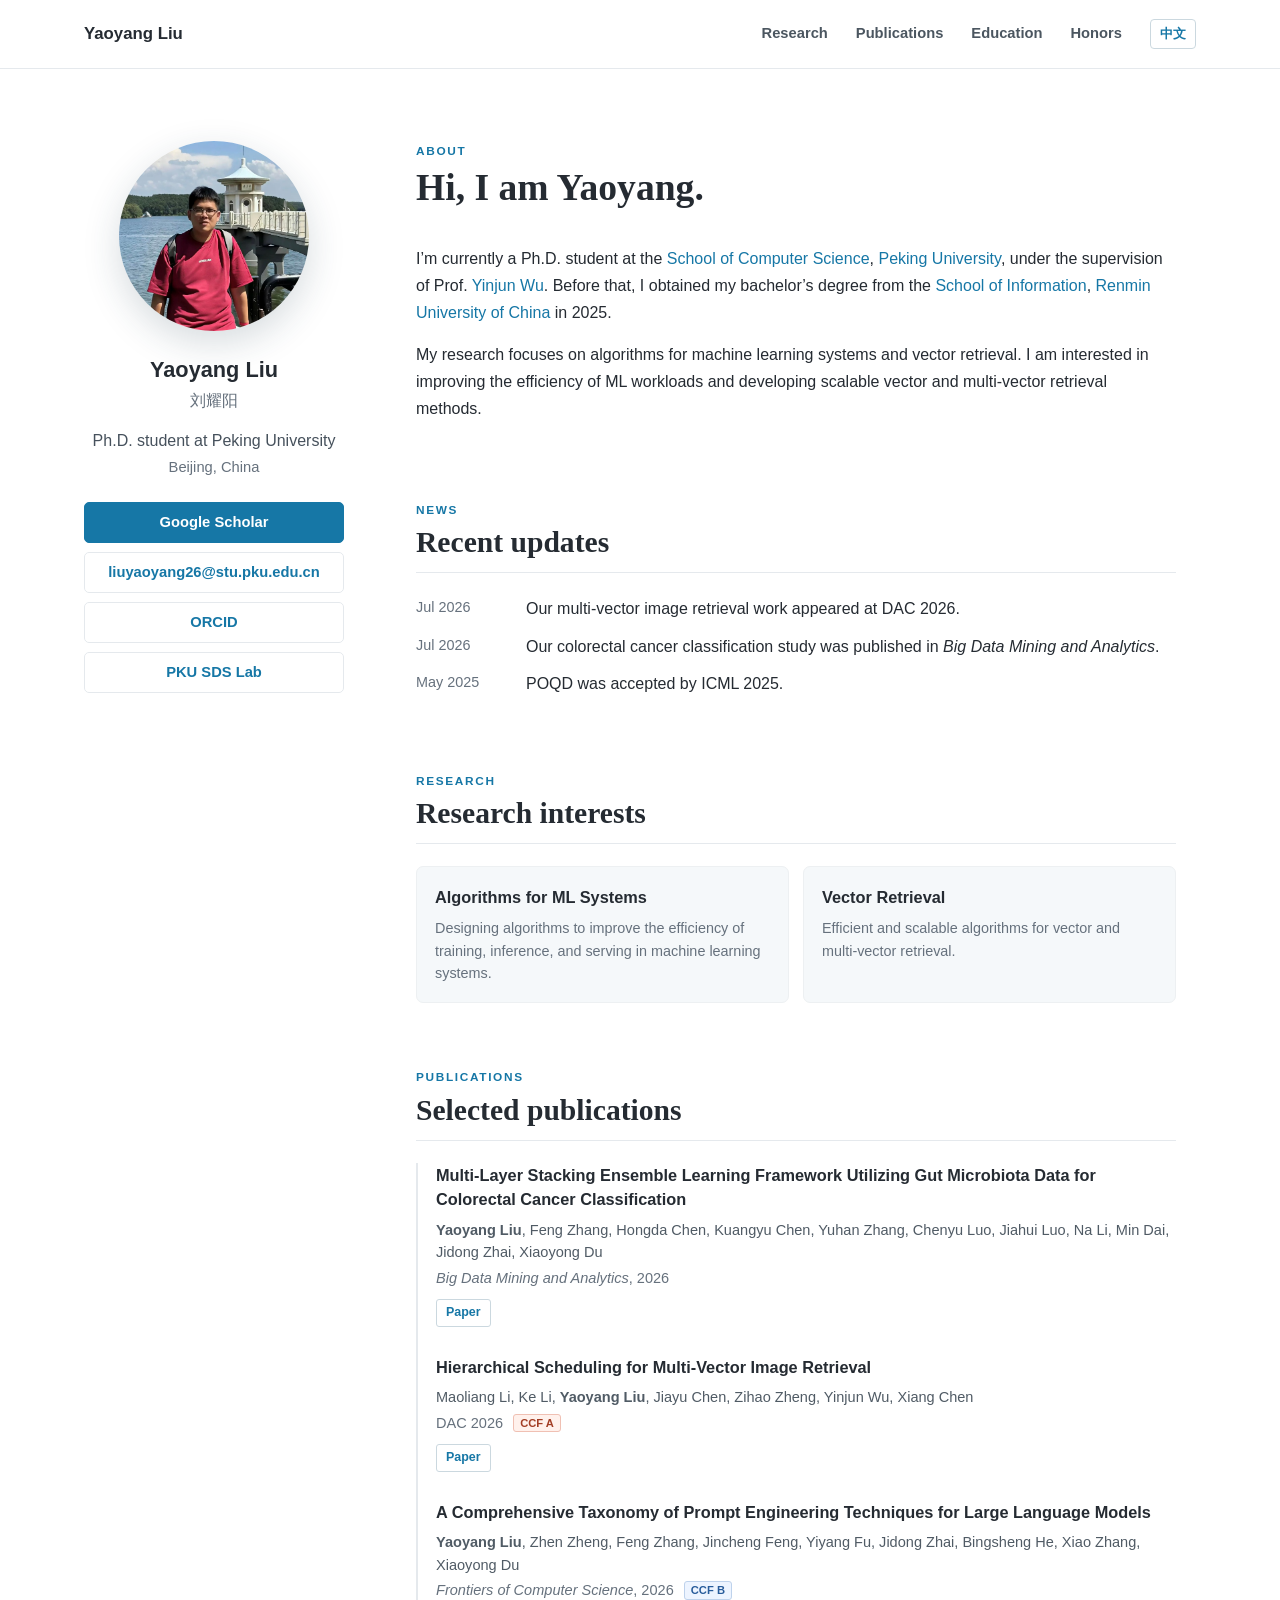
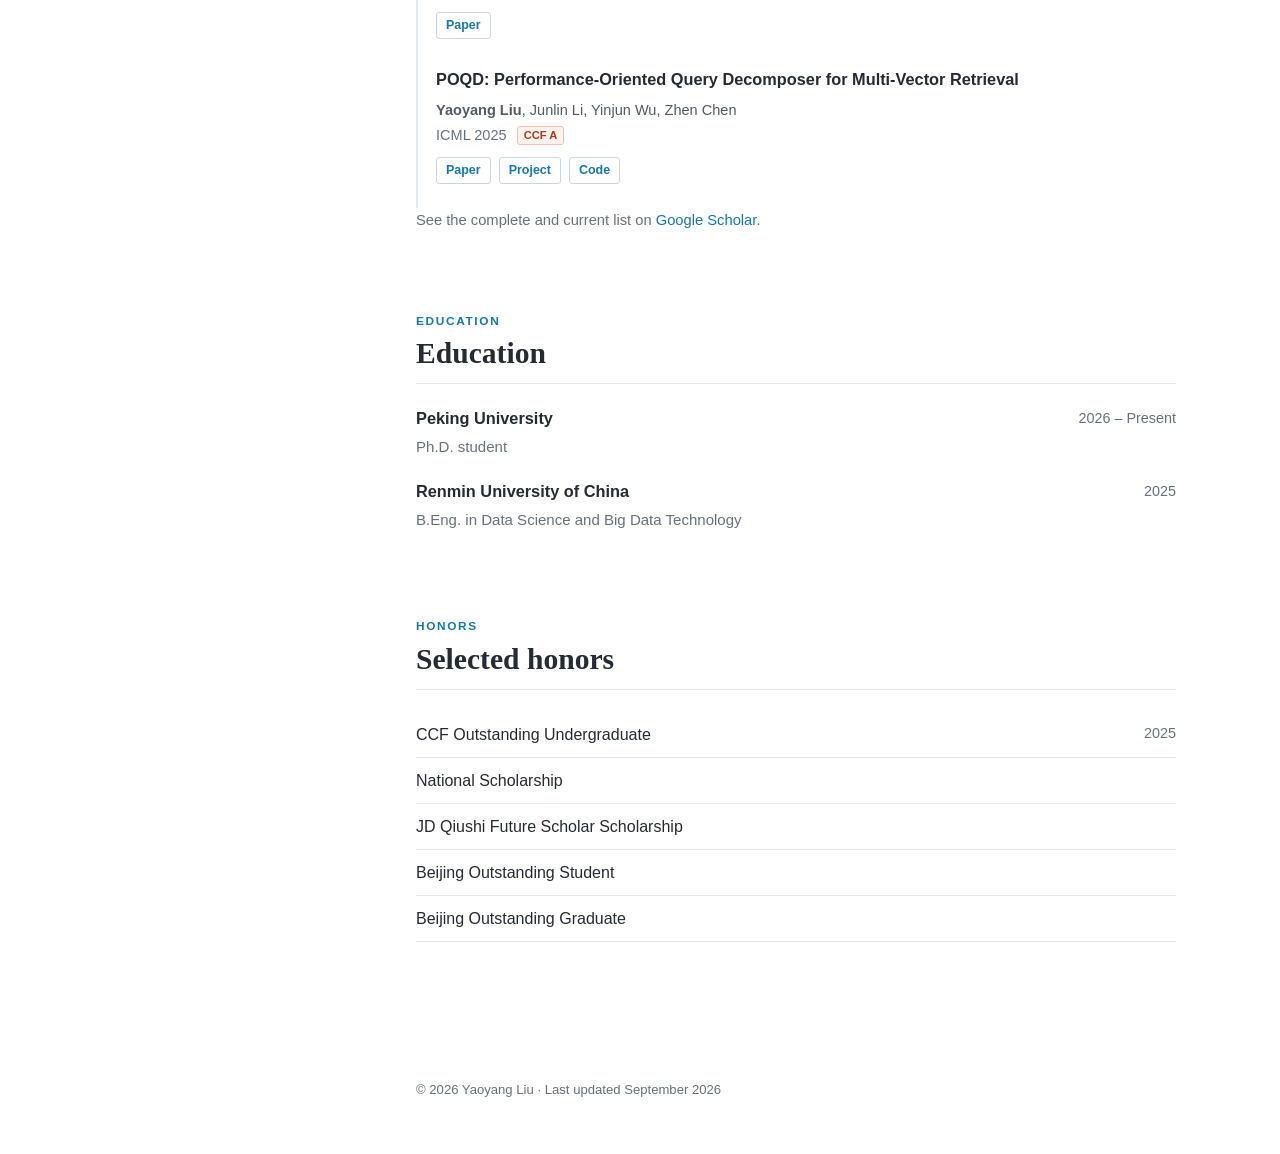
<file: index.html>
<!doctype html>
<html lang="en">
<head>
  <meta charset="utf-8">
  <meta name="viewport" content="width=device-width, initial-scale=1">
  <meta name="description" content="Yaoyang Liu is a Ph.D. student at Peking University researching algorithms for machine learning systems and vector retrieval.">
  <meta name="robots" content="index, follow">
  <link rel="canonical" href="https://liuyaoyang04.github.io/">
  <meta property="og:type" content="profile">
  <meta property="og:title" content="Yaoyang Liu | Algorithms for ML Systems Researcher">
  <meta property="og:site_name" content="Yaoyang Liu">
  <meta property="og:description" content="Ph.D. student at Peking University researching algorithms for machine learning systems and vector retrieval.">
  <meta property="og:url" content="https://liuyaoyang04.github.io/">
  <meta property="og:image" content="https://liuyaoyang04.github.io/assets/avatar.jpeg">
  <meta name="twitter:card" content="summary">
  <title>Yaoyang Liu | Algorithms for ML Systems Researcher</title>
  <link rel="stylesheet" href="styles.css">
  <link rel="icon" href="assets/favicon.svg" type="image/svg+xml">
  <script type="application/ld+json">
  {
    "@context": "https://schema.org",
    "@type": "WebSite",
    "name": "Yaoyang Liu",
    "alternateName": ["Liu Yaoyang", "liuyaoyang04.github.io"],
    "url": "https://liuyaoyang04.github.io/"
  }
  </script>
  <script type="application/ld+json">
  {
    "@context": "https://schema.org",
    "@type": "ProfilePage",
    "dateCreated": "2026-08-21",
    "dateModified": "2026-09-07",
    "mainEntity": {
      "@type": "Person",
      "name": "Yaoyang Liu",
      "alternateName": "刘耀阳",
      "url": "https://liuyaoyang04.github.io/",
      "image": "https://liuyaoyang04.github.io/assets/avatar.jpeg",
      "description": "Ph.D. student at Peking University, supervised by Prof. Yinjun Wu, researching algorithms for machine learning systems and vector retrieval.",
      "email": "liuyaoyang26@stu.pku.edu.cn",
      "affiliation": {
        "@type": "CollegeOrUniversity",
        "name": "Peking University",
        "url": "https://www.pku.edu.cn/"
      },
      "alumniOf": {
        "@type": "CollegeOrUniversity",
        "name": "Renmin University of China",
        "url": "https://www.ruc.edu.cn/"
      },
      "sameAs": [
        "https://scholar.google.com/citations?user=s6sKkKwAAAAJ",
        "https://orcid.org/0009-0001-1572-9713",
        "https://github.com/liuyaoyang04"
      ]
    }
  }
  </script>
</head>
<body>
  <a class="skip-link" href="#main" data-zh="跳到正文">Skip to content</a>

  <header class="site-header">
    <nav class="nav" aria-label="Primary navigation">
      <a class="brand" href="#about">Yaoyang Liu</a>
      <div class="nav-links">
        <a href="#research" data-zh="研究">Research</a>
        <a href="#publications" data-zh="论文">Publications</a>
        <a href="#education" data-zh="教育经历">Education</a>
        <a href="#honors" data-zh="荣誉">Honors</a>
        <button id="language-toggle" class="language-toggle" type="button" aria-label="切换到中文">中文</button>
      </div>
    </nav>
  </header>

  <div class="layout">
    <aside class="profile" aria-label="Profile">
      <img class="avatar" src="assets/avatar.jpeg" alt="Portrait of Yaoyang Liu">
      <h1>Yaoyang Liu</h1>
      <p class="alternate-name" lang="zh-CN">刘耀阳</p>
      <p class="role" data-zh="北京大学博士研究生">Ph.D. student at Peking University</p>
      <p class="location" data-zh="中国 · 北京">Beijing, China</p>

      <div class="profile-links">
        <a class="primary-link" href="https://scholar.google.com/citations?user=s6sKkKwAAAAJ&amp;hl=en" target="_blank" rel="noopener">Google Scholar</a>
        <a href="mailto:liuyaoyang26@stu.pku.edu.cn">liuyaoyang26@stu.pku.edu.cn</a>
        <a href="https://orcid.org/0009-0001-1572-9713" target="_blank" rel="noopener">ORCID</a>
        <a href="https://github.com/PKU-SDS-lab" target="_blank" rel="noopener" data-zh="北大 SDS 实验室">PKU SDS Lab</a>
      </div>
    </aside>

    <main id="main">
      <section id="about">
        <p class="eyebrow" data-zh="简介">About</p>
        <h2 data-zh="你好，我是刘耀阳。">Hi, I am Yaoyang.</h2>
        <div data-lang="en">
          <p>
            I’m currently a Ph.D. student at the <a href="https://cs.pku.edu.cn/" target="_blank" rel="noopener">School of Computer Science</a>,
            <a href="https://www.pku.edu.cn/" target="_blank" rel="noopener">Peking University</a>, under the supervision of Prof.
            <a href="https://wuyinjun-1993.github.io/" target="_blank" rel="noopener">Yinjun Wu</a>.
            Before that, I obtained my bachelor’s degree from the <a href="http://info.ruc.edu.cn/index.htm" target="_blank" rel="noopener">School of Information</a>,
            <a href="https://en.ruc.edu.cn/" target="_blank" rel="noopener">Renmin University of China</a> in 2025.
          </p>
          <p>
            My research focuses on algorithms for machine learning systems and vector retrieval.
            I am interested in improving the efficiency of ML workloads and developing scalable vector and multi-vector retrieval methods.
          </p>
        </div>
        <div data-lang="zh" hidden>
          <p>
            我目前是<a href="https://www.pku.edu.cn/" target="_blank" rel="noopener">北京大学</a><a href="https://cs.pku.edu.cn/" target="_blank" rel="noopener">计算机学院</a>博士研究生，
            导师为<a href="https://wuyinjun-1993.github.io/" target="_blank" rel="noopener">吴垠鋆教授</a>。
            此前，我于 2025 年在<a href="http://info.ruc.edu.cn/index.htm" target="_blank" rel="noopener">中国人民大学信息学院</a>获得学士学位。
          </p>
          <p>我的研究聚焦于面向机器学习系统的算法与向量检索，致力于提升机器学习工作负载的效率，并探索可扩展的向量与多向量检索方法。</p>
        </div>
      </section>

      <section id="news">
        <p class="eyebrow" data-zh="动态">News</p>
        <h2 data-zh="近期动态">Recent updates</h2>
        <ul class="news-list">
          <li><time datetime="2026-07" data-zh="2026 年 7 月">Jul 2026</time><span data-zh="多向量图像检索工作发表于 DAC 2026。">Our multi-vector image retrieval work appeared at DAC 2026.</span></li>
          <li><time datetime="2026-07" data-zh="2026 年 7 月">Jul 2026</time><span data-zh="结直肠癌分类研究发表于《Big Data Mining and Analytics》。">Our colorectal cancer classification study was published in <em>Big Data Mining and Analytics</em>.</span></li>
          <li><time datetime="2025-05" data-zh="2025 年 5 月">May 2025</time><span data-zh="POQD 被 ICML 2025 接收。">POQD was accepted by ICML 2025.</span></li>
        </ul>
      </section>

      <section id="research">
        <p class="eyebrow" data-zh="研究">Research</p>
        <h2 data-zh="研究方向">Research interests</h2>
        <div class="interest-grid">
          <article>
            <h3 data-zh="面向机器学习系统的算法">Algorithms for ML Systems</h3>
            <p data-zh="通过算法设计提升机器学习系统中训练、推理与服务的效率。">Designing algorithms to improve the efficiency of training, inference, and serving in machine learning systems.</p>
          </article>
          <article>
            <h3 data-zh="向量检索">Vector Retrieval</h3>
            <p data-zh="高效、可扩展的向量与多向量检索算法。">Efficient and scalable algorithms for vector and multi-vector retrieval.</p>
          </article>
        </div>
      </section>

      <section id="publications">
        <p class="eyebrow" data-zh="学术论文">Publications</p>
        <h2 data-zh="代表性论文">Selected publications</h2>

        <article class="publication">
          <h3>Multi-Layer Stacking Ensemble Learning Framework Utilizing Gut Microbiota Data for Colorectal Cancer Classification</h3>
          <p class="authors"><strong>Yaoyang Liu</strong>, Feng Zhang, Hongda Chen, Kuangyu Chen, Yuhan Zhang, Chenyu Luo, Jiahui Luo, Na Li, Min Dai, Jidong Zhai, Xiaoyong Du</p>
          <p class="venue"><em>Big Data Mining and Analytics</em>, 2026</p>
          <div class="paper-links">
            <a href="https://doi.org/10.26599/BDMA.2025.9020088" target="_blank" rel="noopener" data-zh="论文">Paper</a>
          </div>
        </article>

        <article class="publication">
          <h3>Hierarchical Scheduling for Multi-Vector Image Retrieval</h3>
          <p class="authors">Maoliang Li, Ke Li, <strong>Yaoyang Liu</strong>, Jiayu Chen, Zihao Zheng, Yinjun Wu, Xiang Chen</p>
          <p class="venue">DAC 2026 <span class="ccf-badge ccf-a">CCF A</span></p>
          <div class="paper-links">
            <a href="https://arxiv.org/abs/2510.08976" target="_blank" rel="noopener" data-zh="论文">Paper</a>
          </div>
        </article>

        <article class="publication">
          <h3>A Comprehensive Taxonomy of Prompt Engineering Techniques for Large Language Models</h3>
          <p class="authors"><strong>Yaoyang Liu</strong>, Zhen Zheng, Feng Zhang, Jincheng Feng, Yiyang Fu, Jidong Zhai, Bingsheng He, Xiao Zhang, Xiaoyong Du</p>
          <p class="venue"><em>Frontiers of Computer Science</em>, 2026 <span class="ccf-badge ccf-b">CCF B</span></p>
          <div class="paper-links">
            <a href="https://doi.org/10.1007/s11704-025-50058-z" target="_blank" rel="noopener" data-zh="论文">Paper</a>
          </div>
        </article>

        <article class="publication">
          <h3>POQD: Performance-Oriented Query Decomposer for Multi-Vector Retrieval</h3>
          <p class="authors"><strong>Yaoyang Liu</strong>, Junlin Li, Yinjun Wu, Zhen Chen</p>
          <p class="venue">ICML 2025 <span class="ccf-badge ccf-a">CCF A</span></p>
          <div class="paper-links">
            <a href="https://arxiv.org/abs/2505.19189" target="_blank" rel="noopener" data-zh="论文">Paper</a>
            <a href="https://pku-sds-lab.github.io/POQD/" target="_blank" rel="noopener" data-zh="项目">Project</a>
            <a href="https://github.com/PKU-SDS-lab/POQD-ICML25" target="_blank" rel="noopener" data-zh="代码">Code</a>
          </div>
        </article>

        <p class="all-publications">
          <span data-lang="en">See the complete and current list on <a href="https://scholar.google.com/citations?user=s6sKkKwAAAAJ&amp;hl=en" target="_blank" rel="noopener">Google Scholar</a>.</span>
          <span data-lang="zh" hidden>完整且最新的论文列表请见 <a href="https://scholar.google.com/citations?user=s6sKkKwAAAAJ&amp;hl=zh-CN" target="_blank" rel="noopener">Google Scholar</a>。</span>
        </p>
      </section>

      <section id="education">
        <p class="eyebrow" data-zh="教育经历">Education</p>
        <h2 data-zh="教育经历">Education</h2>
        <div class="timeline">
          <article>
            <div>
              <h3 data-zh="北京大学">Peking University</h3>
              <p data-zh="博士研究生">Ph.D. student</p>
            </div>
            <time data-zh="2026 – 至今">2026 – Present</time>
          </article>
          <article>
            <div>
              <h3 data-zh="中国人民大学">Renmin University of China</h3>
              <p data-zh="数据科学与大数据技术工学学士">B.Eng. in Data Science and Big Data Technology</p>
            </div>
            <time>2025</time>
          </article>
        </div>
      </section>

      <section id="honors">
        <p class="eyebrow" data-zh="荣誉">Honors</p>
        <h2 data-zh="代表性荣誉">Selected honors</h2>
        <ul class="honor-list">
          <li><span data-zh="CCF 优秀大学生">CCF Outstanding Undergraduate</span><time>2025</time></li>
          <li><span data-zh="国家奖学金">National Scholarship</span></li>
          <li><span data-zh="京东求是未来学者奖学金">JD Qiushi Future Scholar Scholarship</span></li>
          <li><span data-zh="北京市三好学生">Beijing Outstanding Student</span></li>
          <li><span data-zh="北京市优秀毕业生">Beijing Outstanding Graduate</span></li>
        </ul>
      </section>
    </main>
  </div>

  <footer>
    <p data-zh="© 2026 刘耀阳 · 最后更新于 2026 年 9 月">© 2026 Yaoyang Liu · Last updated September 2026</p>
  </footer>
  <script>
    const toggle = document.querySelector("#language-toggle");
    const translated = [...document.querySelectorAll("[data-zh]")].map(element => [element, element.innerHTML]);

    function setLanguage(language) {
      const isChinese = language === "zh";
      document.documentElement.lang = isChinese ? "zh-CN" : "en";
      translated.forEach(([element, english]) => element.innerHTML = isChinese ? element.dataset.zh : english);
      document.querySelectorAll("[data-lang]").forEach(element => element.hidden = element.dataset.lang !== language);
      toggle.textContent = isChinese ? "EN" : "中文";
      toggle.setAttribute("aria-label", isChinese ? "Switch to English" : "切换到中文");
      try { localStorage.setItem("language", language); } catch {}
    }

    toggle.addEventListener("click", () => setLanguage(document.documentElement.lang === "en" ? "zh" : "en"));
    let savedLanguage = "en";
    try { savedLanguage = localStorage.getItem("language") || "en"; } catch {}
    setLanguage(savedLanguage === "zh" ? "zh" : "en");
  </script>
</body>
</html>
</file>
<file: styles.css>
:root {
  --accent: #1677a6;
  --accent-dark: #0d587d;
  --ink: #252b32;
  --muted: #66717d;
  --line: #e5e9ed;
  --soft: #f5f8fa;
  --page: #ffffff;
  --width: 1160px;
}

* {
  box-sizing: border-box;
}

html {
  scroll-behavior: smooth;
  scroll-padding-top: 90px;
}

body {
  margin: 0;
  color: var(--ink);
  background: var(--page);
  font-family: -apple-system, BlinkMacSystemFont, "Segoe UI", Roboto, Helvetica, Arial, sans-serif;
  font-size: 16px;
  line-height: 1.7;
}

a {
  color: var(--accent);
  text-decoration: none;
}

a:hover,
a:focus-visible {
  color: var(--accent-dark);
  text-decoration: underline;
}

.skip-link {
  position: fixed;
  top: -60px;
  left: 16px;
  z-index: 20;
  padding: 8px 14px;
  color: #fff;
  background: var(--ink);
  border-radius: 4px;
}

.skip-link:focus {
  top: 12px;
}

.site-header {
  position: sticky;
  top: 0;
  z-index: 10;
  background: rgba(255, 255, 255, 0.96);
  border-bottom: 1px solid var(--line);
  backdrop-filter: blur(10px);
}

.nav {
  display: flex;
  align-items: center;
  justify-content: space-between;
  max-width: var(--width);
  min-height: 68px;
  margin: 0 auto;
  padding: 0 24px;
}

.brand {
  color: var(--ink);
  font-size: 1.05rem;
  font-weight: 700;
}

.brand:hover {
  color: var(--accent);
  text-decoration: none;
}

.nav-links {
  display: flex;
  align-items: center;
  gap: 28px;
}

.nav-links a {
  color: #4b5660;
  font-size: 0.92rem;
  font-weight: 600;
}

.language-toggle {
  padding: 3px 9px;
  color: var(--accent);
  background: transparent;
  border: 1px solid #cbd8df;
  border-radius: 4px;
  font: inherit;
  font-size: 0.82rem;
  font-weight: 700;
  cursor: pointer;
}

.language-toggle:hover,
.language-toggle:focus-visible {
  color: #fff;
  background: var(--accent);
  border-color: var(--accent);
}

.layout {
  display: grid;
  grid-template-columns: 260px minmax(0, 1fr);
  gap: 72px;
  max-width: var(--width);
  margin: 0 auto;
  padding: 72px 24px 40px;
}

.profile {
  position: sticky;
  top: 116px;
  align-self: start;
  text-align: center;
}

.avatar {
  display: block;
  width: 190px;
  height: 190px;
  margin: 0 auto 24px;
  object-fit: cover;
  object-position: center 28%;
  border-radius: 50%;
  box-shadow: 0 12px 36px rgba(31, 60, 80, 0.18);
}

.profile h1 {
  margin: 0;
  font-size: 1.36rem;
  line-height: 1.35;
}

.alternate-name {
  display: block;
  margin: 3px 0 0;
  color: var(--muted);
  font-size: 1rem;
  font-weight: 500;
}

.role {
  margin: 14px 0 2px;
  color: #46515c;
  line-height: 1.5;
}

.location {
  margin: 0 0 22px;
  color: var(--muted);
  font-size: 0.92rem;
}

.profile-links {
  display: grid;
  gap: 9px;
}

.profile-links a {
  padding: 7px 12px;
  border: 1px solid var(--line);
  border-radius: 5px;
  font-size: 0.92rem;
  font-weight: 600;
  overflow-wrap: anywhere;
}

.profile-links a:hover {
  background: var(--soft);
  text-decoration: none;
}

.profile-links .primary-link {
  color: #fff;
  background: var(--accent);
  border-color: var(--accent);
}

.profile-links .primary-link:hover {
  color: #fff;
  background: var(--accent-dark);
}

main {
  min-width: 0;
  max-width: 760px;
}

section {
  padding: 0 0 58px;
}

section + section {
  padding-top: 6px;
}

.eyebrow {
  margin: 0 0 4px;
  color: var(--accent);
  font-size: 0.74rem;
  font-weight: 800;
  letter-spacing: 0.14em;
  text-transform: uppercase;
}

h2 {
  margin: 0 0 22px;
  padding-bottom: 11px;
  border-bottom: 1px solid var(--line);
  font-family: Georgia, "Times New Roman", serif;
  font-size: 1.85rem;
  font-weight: 600;
  line-height: 1.25;
}

h3 {
  margin: 0;
  color: var(--ink);
  font-size: 1.02rem;
  line-height: 1.5;
}

main > section:first-child h2 {
  border-bottom: 0;
  font-size: 2.35rem;
}

main p {
  margin: 0 0 14px;
}

.news-list,
.honor-list {
  margin: 0;
  padding: 0;
  list-style: none;
}

.news-list li {
  display: grid;
  grid-template-columns: 92px 1fr;
  gap: 18px;
  margin-bottom: 10px;
}

.news-list time,
.timeline time,
.honor-list time {
  color: var(--muted);
  font-size: 0.9rem;
  white-space: nowrap;
}

.interest-grid {
  display: grid;
  grid-template-columns: repeat(2, 1fr);
  gap: 14px;
}

.interest-grid article {
  padding: 18px;
  background: var(--soft);
  border: 1px solid #edf0f2;
  border-radius: 7px;
}

.interest-grid p {
  margin: 8px 0 0;
  color: var(--muted);
  font-size: 0.9rem;
  line-height: 1.55;
}

.publication {
  padding: 0 0 24px 18px;
  border-left: 2px solid var(--line);
}

.publication + .publication {
  padding-top: 4px;
}

.publication:hover {
  border-left-color: var(--accent);
}

.authors {
  margin: 7px 0 2px;
  color: #505b65;
  font-size: 0.91rem;
  line-height: 1.55;
}

.venue {
  margin: 0;
  color: var(--muted);
  font-size: 0.91rem;
}

.ccf-badge {
  display: inline-block;
  margin-left: 6px;
  padding: 0 6px;
  border: 1px solid;
  border-radius: 3px;
  font-size: 0.7rem;
  font-weight: 800;
  font-style: normal;
  line-height: 1.5;
  vertical-align: 1px;
}

.ccf-a {
  color: #a23d24;
  background: #fff1ec;
  border-color: #f0c0b3;
}

.ccf-b {
  color: #285c9b;
  background: #edf4ff;
  border-color: #bed2ec;
}

.paper-links {
  display: flex;
  gap: 8px;
  margin-top: 9px;
}

.paper-links a {
  padding: 2px 9px;
  border: 1px solid #cbd8df;
  border-radius: 3px;
  font-size: 0.78rem;
  font-weight: 700;
}

.paper-links a:hover {
  background: var(--soft);
  text-decoration: none;
}

.all-publications {
  color: var(--muted);
  font-size: 0.92rem;
}

.timeline article {
  display: flex;
  justify-content: space-between;
  gap: 24px;
  padding: 0 0 20px;
}

.timeline p {
  margin: 3px 0 0;
  color: var(--muted);
  font-size: 0.94rem;
}

.honor-list li {
  display: flex;
  justify-content: space-between;
  gap: 20px;
  padding: 9px 0;
  border-bottom: 1px solid var(--line);
}

footer {
  max-width: var(--width);
  margin: 0 auto;
  padding: 25px 24px 40px 356px;
  color: var(--muted);
  font-size: 0.82rem;
}

@media (max-width: 850px) {
  .nav {
    align-items: flex-start;
    gap: 12px;
    padding-top: 18px;
    padding-bottom: 16px;
  }

  .nav-links {
    flex-wrap: wrap;
    justify-content: flex-end;
    gap: 8px 18px;
  }

  .layout {
    grid-template-columns: 1fr;
    gap: 54px;
    padding-top: 48px;
  }

  .profile {
    position: static;
    max-width: 310px;
    margin: 0 auto;
  }

  main {
    max-width: none;
  }

  footer {
    padding-left: 24px;
    text-align: center;
  }
}

@media (max-width: 620px) {
  html {
    scroll-padding-top: 135px;
  }

  .nav {
    display: block;
  }

  .nav-links {
    justify-content: flex-start;
    margin-top: 10px;
  }

  .layout {
    padding-right: 18px;
    padding-left: 18px;
  }

  .interest-grid {
    grid-template-columns: 1fr;
  }

  .news-list li {
    grid-template-columns: 1fr;
    gap: 0;
    margin-bottom: 16px;
  }

  .timeline article,
  .honor-list li {
    display: block;
  }

  .timeline time,
  .honor-list time {
    display: block;
    margin-top: 3px;
  }
}
</file>
